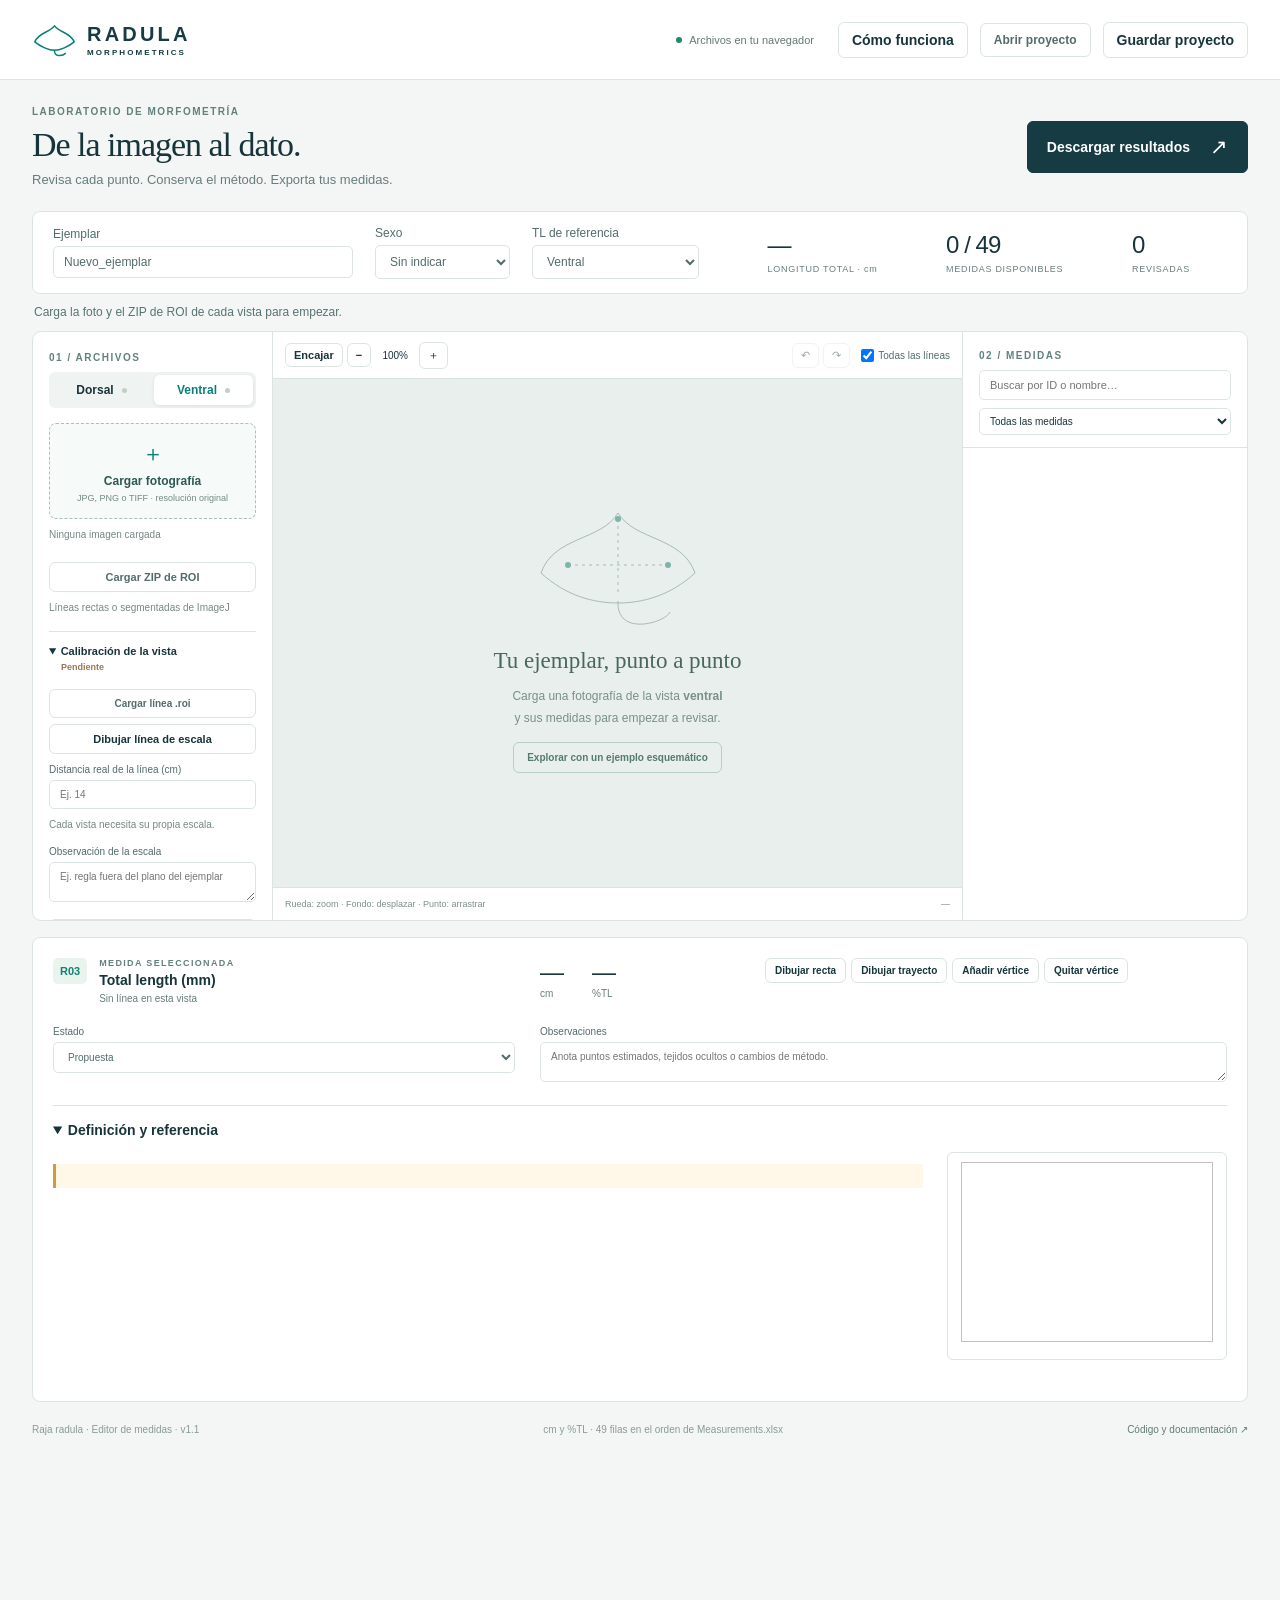
<file: docs/index.html>
<!doctype html><html lang="en"><head><meta charset="utf-8"><meta name="viewport" content="width=device-width,initial-scale=1"><meta http-equiv="refresh" content="0;url=editor/"><title>Raja radula · Morphometrics</title></head><body><a href="editor/">Open the Raja radula measurement editor / Abrir el editor de medidas</a></body></html>
</file>
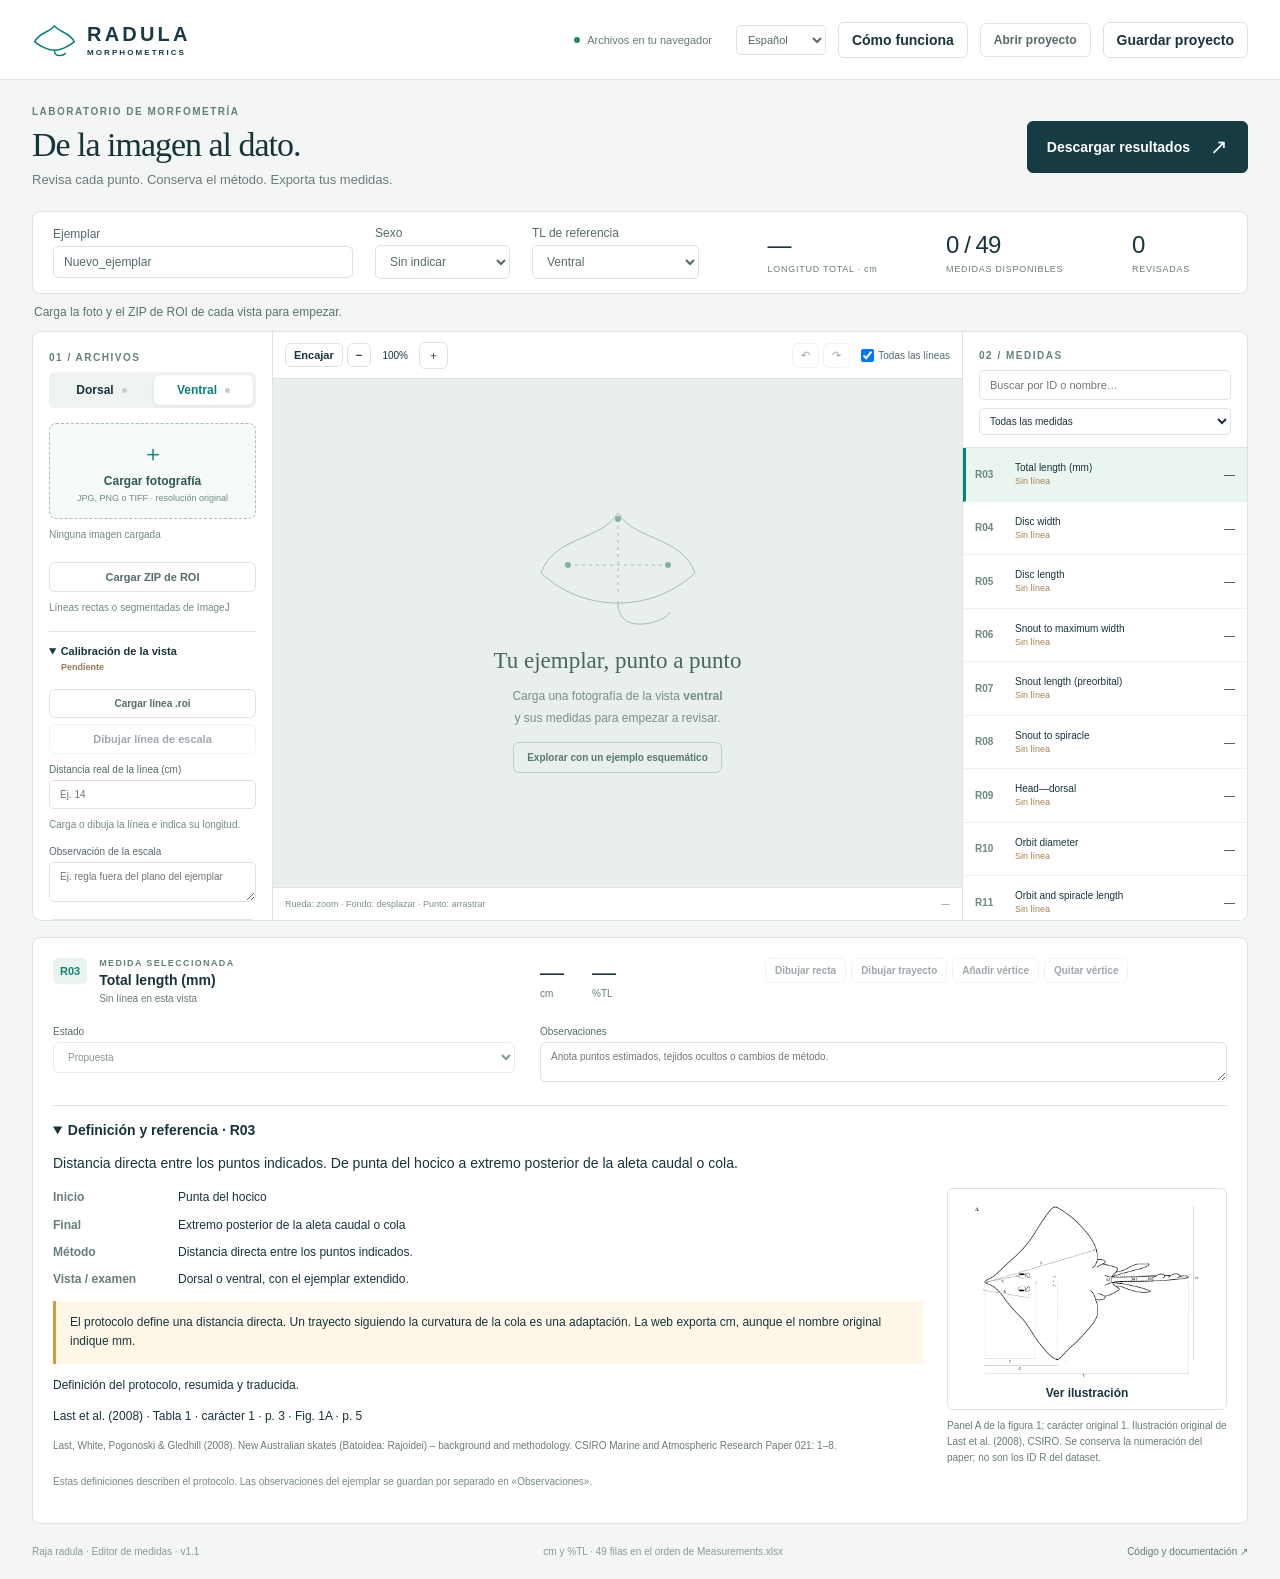
<file: docs/editor/index.html>
<!doctype html>
<html lang="es"><head><meta charset="utf-8"><meta name="viewport" content="width=device-width,initial-scale=1"><title>Raja radula · Editor de medidas</title><meta name="description" content="Revisa medidas morfométricas, edita ROI de ImageJ y exporta los resultados dorsal y ventral a Excel."><link rel="stylesheet" href="style.css"></head>
<body>
<header class="topbar"><a class="brand" href="./"><svg viewBox="0 0 48 36" aria-hidden="true"><path d="M24 3C19 10 7 10 3 20c6 5 15 9 21 9s15-4 21-9C41 10 29 10 24 3Zm0 25c-1 9 9 7 12 4"/></svg><span>RADULA<span class="brand-sub">MORPHOMETRICS</span></span></a><span class="local"><i></i> Archivos en tu navegador</span><button id="help" class="quiet">Cómo funciona</button><label class="button quiet">Abrir proyecto<input id="project-file" type="file" accept=".zip"></label><button id="save-project">Guardar proyecto</button></header>
<main>
<section class="heading"><div><p class="eyebrow">LABORATORIO DE MORFOMETRÍA</p><h1>De la imagen al dato.</h1><p>Revisa cada punto. Conserva el método. Exporta tus medidas.</p></div><button id="export" class="primary">Descargar resultados <span aria-hidden="true">↗</span></button></section>
<section class="specimen-bar" aria-label="Ejemplar"><label>Ejemplar<input id="specimen" value="Nuevo_ejemplar" maxlength="100"></label><label>Sexo<select id="sex"><option value="unknown">Sin indicar</option><option value="male">Macho</option><option value="female">Hembra</option></select></label><label>TL de referencia<select id="tl-view"><option>Dorsal</option><option selected>Ventral</option></select></label><div class="stat"><span id="tl-number">—</span><small>LONGITUD TOTAL · cm</small></div><div class="stat"><span id="count-number">0 / 49</span><small>MEDIDAS DISPONIBLES</small></div><div class="stat"><span id="review-number">0</span><small>REVISADAS</small></div></section>
<div id="message" role="status" aria-live="polite">Carga la foto y el ZIP de ROI de cada vista para empezar.</div>
<section class="workspace">
<aside class="assets"><p class="eyebrow">01 / ARCHIVOS</p><div class="tabs" role="tablist" aria-label="Vista"><button id="tab-dorsal" role="tab" aria-selected="false">Dorsal <i id="dot-dorsal"></i></button><button id="tab-ventral" role="tab" aria-selected="true">Ventral <i id="dot-ventral"></i></button></div>
<label class="upload"><span class="upload-icon">＋</span><strong>Cargar fotografía</strong><span>JPG, PNG o TIFF · resolución original</span><input id="image-file" type="file" accept="image/jpeg,image/png,image/tiff,.tif,.tiff"></label><p id="image-info" class="file-info">Ninguna imagen cargada</p>
<label class="button wide">Cargar ZIP de ROI<input id="rois-file" type="file" accept=".zip"></label><p id="roi-info" class="file-info">Líneas rectas o segmentadas de ImageJ</p>
<details class="calibration" open><summary>Calibración de la vista <span id="scale-badge">Pendiente</span></summary><label class="button wide">Cargar línea .roi<input id="cal-file" type="file" accept=".roi"></label><button id="draw-cal" class="wide">Dibujar línea de escala</button><label>Distancia real de la línea (cm)<input id="known-cm" type="number" min="0.0001" step="any" placeholder="Ej. 14"></label><p id="scale-info" class="file-info">Cada vista necesita su propia escala.</p><label>Observación de la escala<textarea id="scale-note" rows="2" placeholder="Ej. regla fuera del plano del ejemplar"></textarea></label></details>
<label class="button wide notes">Cargar observaciones CSV<input id="notes-file" type="file" accept=".csv"></label>
<div class="tip"><strong>Conserva las coordenadas</strong><p>Usa la misma imagen del paquete de ROI. La web no recorta ni cambia la resolución de tus archivos.</p></div>
</aside>
<div class="image-area"><div class="canvas-toolbar"><div><button id="fit" title="Encajar imagen">Encajar</button><button id="zoom-out" aria-label="Alejar">−</button><span id="zoom-label">100%</span><button id="zoom-in" aria-label="Acercar">＋</button></div><div><button id="undo" title="Deshacer (Ctrl+Z)" disabled>↶</button><button id="redo" title="Rehacer (Ctrl+Y)" disabled>↷</button><label class="check"><input id="show-all" type="checkbox" checked> Todas las líneas</label></div></div>
<div id="viewport" tabindex="0" aria-label="Imagen de medición. Rueda para ampliar, arrastra los puntos para corregir y el fondo para desplazar."><canvas id="canvas"></canvas><div id="empty"><svg viewBox="0 0 180 135" aria-hidden="true"><path d="M90 20C73 48 26 43 13 80c25 23 53 30 77 30s52-7 77-30c-13-37-60-32-77-60ZM90 108c-2 36 47 22 52 11"/><path d="M90 26v76M40 72l100 0" class="guide"/><circle cx="90" cy="26" r="3"/><circle cx="40" cy="72" r="3"/><circle cx="140" cy="72" r="3"/></svg><h2>Tu ejemplar, punto a punto</h2><p>Carga una fotografía de la vista <b id="empty-view">ventral</b><br>y sus medidas para empezar a revisar.</p><button id="demo">Explorar con un ejemplo esquemático</button></div></div>
<div class="canvas-footer"><span id="tool-hint">Rueda: zoom · Fondo: desplazar · Punto: arrastrar</span><span id="coordinates">—</span></div></div>
<aside class="measurements"><div class="measure-head"><p class="eyebrow">02 / MEDIDAS</p><input id="search" type="search" placeholder="Buscar por ID o nombre…" aria-label="Buscar medida"><select id="filter" aria-label="Filtrar medidas"><option value="all">Todas las medidas</option><option value="available">Con línea en esta vista</option><option value="proposed">Pendientes de revisión</option><option value="reviewed">Revisadas</option></select></div><div id="measure-list" role="list" aria-label="Medidas del dataset"></div></aside>
</section>
<section class="inspector" aria-label="Editar medida seleccionada"><div class="inspector-title"><span id="selected-id" class="id-tag">R03</span><div><p class="eyebrow">MEDIDA SELECCIONADA</p><h2 id="selected-name">Total length (mm)</h2><p id="method">Sin línea en esta vista</p></div></div><div class="measure-values"><strong id="selected-cm">—<small>cm</small></strong><strong id="selected-percent">—<small>%TL</small></strong></div><div class="edit-tools"><button id="draw-line">Dibujar recta</button><button id="draw-path">Dibujar trayecto</button><button id="add-point">Añadir vértice</button><button id="delete-point">Quitar vértice</button><button id="finish" hidden>Terminar trayecto</button><button id="cancel" hidden>Cancelar</button></div><label>Estado<select id="roi-status"><option value="proposed">Propuesta</option><option value="reviewed">Revisada</option><option value="excluded">Descartada</option></select></label><label class="note-label">Observaciones<textarea id="roi-note" rows="2" placeholder="Anota puntos estimados, tejidos ocultos o cambios de método."></textarea></label><label id="preference-label" hidden>Vista para el combinado<select id="preference"><option value="">Elegir vista…</option><option>Dorsal</option><option>Ventral</option></select></label><details id="reference-card" class="reference-card" open>
<summary id="reference-summary">Definición y referencia</summary>
<p id="reference-definition" class="reference-definition"></p>
<div class="reference-layout"><div><dl id="reference-fields"></dl><p id="reference-caveat" class="reference-caveat"></p><p id="reference-status"></p><p id="reference-location"></p><p id="reference-citation"></p></div>
<figure id="reference-figure"><button id="open-reference" type="button"><img id="reference-thumbnail" alt=""><span id="reference-open-label"></span></button><figcaption id="reference-caption"></figcaption></figure></div>
<p id="reference-separation" class="file-info"></p></details></section>
<footer><span>Raja radula · Editor de medidas · v1.1</span><span>cm y %TL · 49 filas en el orden de Measurements.xlsx</span><a href="https://github.com/davidruizgarci/ImageJ_measurements" target="_blank" rel="noopener">Código y documentación ↗</a></footer>
</main>
<dialog id="reference-dialog" aria-labelledby="reference-dialog-title"><button id="close-reference" class="dialog-close" type="button" aria-label="Cerrar ilustración">×</button><h2 id="reference-dialog-title"></h2><p id="reference-dialog-context"></p><div id="reference-image-frame"><img id="reference-full" alt=""></div><p id="reference-credit"></p><a id="reference-source" target="_blank" rel="noopener"></a></dialog>
<dialog id="help-dialog"><button class="dialog-close" id="close-help" aria-label="Cerrar ayuda">×</button><p class="eyebrow">DEL ROI AL EXCEL</p><h2>Un flujo de revisión completo.</h2><ol><li><b>Carga dorsal y ventral.</b> Para cada vista elige la fotografía exacta, su ZIP de ROI y su línea de calibración. Introduce la distancia conocida en cm.</li><li><b>Revisa las medidas.</b> Selecciona una fila y arrastra sus puntos. Para crear una línea, elige recta o trayecto. En un trayecto, haz clic en cada vértice y pulsa Terminar. La rueda amplía y el fondo se puede arrastrar.</li><li><b>Documenta tus decisiones.</b> Marca propuestas como revisadas o descartadas y escribe las incertidumbres. Las alturas requieren una vista lateral. En hembras, R33 queda sin valor.</li><li><b>Elige la TL.</b> R03 de la vista elegida es la referencia de todos los %TL. Si una medida aparece en ambas vistas, elige cuál pasa al combinado.</li><li><b>Descarga resultados.</b> El ZIP incluye tres Excel, ROI compatibles con Fiji, calibraciones, previews, datos auditables y un proyecto para continuar.</li></ol><p>En el Excel combinado, copia <b>Copiar_dataset!B3:C51</b> y pega solo valores en tu dataset. Los números se muestran con dos decimales; las medidas ausentes permanecen vacías.</p><p>Los trayectos suman sus segmentos, sin spline, y se identifican como tales en el Excel. No equivalen automáticamente a la distancia directa definida en un protocolo.</p><p><b>Guarda tu proyecto antes de cerrar.</b> No se guarda automáticamente en un servidor. Las imágenes se leen y procesan localmente. Los TIFF multipágina no se admiten.</p></dialog>
<script src="vendor/fflate.js"></script><script src="vendor/pako.js"></script><script src="vendor/UTIF.js"></script><script type="module" src="app.mjs"></script>
</body></html>
</file>
<file: docs/editor/style.css>
:root{font-family:Inter,"Segoe UI",sans-serif;color:#17343b;background:#f4f6f5;font-size:14px;--ink:#163b43;--teal:#087f79;--line:#dce4e1;--muted:#687c7c}*{box-sizing:border-box}body{margin:0}button,input,select,textarea{font:inherit;color:inherit}button,.button{border:1px solid var(--line);border-radius:6px;padding:9px 13px;background:#fff;cursor:pointer;text-align:center;font-weight:550;display:inline-flex;align-items:center;justify-content:center;gap:8px;text-decoration:none}button:hover,.button:hover{border-color:#8da9a4;background:#f0f7f5}button:disabled{opacity:.42;cursor:default}input,select,textarea{width:100%;padding:8px 10px;border:1px solid var(--line);border-radius:5px;background:#fff}textarea{resize:vertical}input:focus,select:focus,textarea:focus,button:focus-visible,.button:focus-within{outline:2px solid #35aaa0;outline-offset:2px}label{display:block;font-size:12px;color:#546b6c}label input,label select,label textarea{margin-top:5px}.button input,.upload input{position:absolute;width:1px;height:1px;opacity:0}.topbar{height:80px;background:#fff;border-bottom:1px solid var(--line);display:flex;align-items:center;gap:12px;padding:0 32px}.brand{color:var(--ink);display:flex;align-items:center;gap:10px;text-decoration:none;font-size:20px;letter-spacing:.16em;font-weight:750;margin-right:auto}.brand svg{width:45px;height:40px;fill:none;stroke:var(--teal);stroke-width:1.6}.brand-sub{display:block;font-size:8px;letter-spacing:.26em;font-weight:550;margin-top:2px}.local{font-size:11px;color:#647b73;display:flex;align-items:center;gap:7px;margin-right:12px}.local i{height:6px;width:6px;background:#208a6b;border-radius:50%}.quiet{background:transparent}.primary{background:var(--ink);color:#fff;border-color:var(--ink);padding:13px 19px}.primary:hover{background:#24525b;color:white}.primary span{font-size:21px;margin-left:12px}main{max-width:1900px;margin:auto;padding:26px 32px 0}.heading{display:flex;align-items:center;justify-content:space-between;margin-bottom:24px}.eyebrow{font-size:10px;font-weight:700;letter-spacing:.15em;color:#62817d;margin:0 0 9px}h1{font-family:Georgia,serif;font-size:34px;letter-spacing:-.03em;font-weight:500;margin:0}h2{font-size:16px;margin:0}.heading p:last-child{font-size:13px;color:var(--muted);margin:8px 0 0}.specimen-bar{display:flex;align-items:center;gap:22px;background:#fff;border:1px solid var(--line);border-radius:8px;padding:14px 20px}.specimen-bar>label:first-child{flex:1;max-width:300px}.specimen-bar>label{min-width:135px}.stat{margin-left:auto;min-width:95px}.stat span{display:block;font-size:24px;font-weight:500;letter-spacing:-.04em;font-variant-numeric:tabular-nums}.stat small{display:block;font-size:9px;letter-spacing:.08em;color:var(--muted);margin-top:5px}#message{font-size:12px;padding:11px 2px;min-height:37px;color:#567472}#message.error{color:#a54334}#message.success{color:#10705e}.workspace{display:grid;grid-template-columns:240px minmax(300px,1fr) 285px;border:1px solid var(--line);border-radius:9px;overflow:hidden;background:#fff;height:590px}.assets{padding:20px 16px;overflow:auto;border-right:1px solid var(--line)}.tabs{display:flex;background:#eff3f1;border-radius:6px;padding:3px;gap:3px;margin-bottom:15px}.tabs button{border:0;flex:1;background:transparent;font-size:12px;padding:8px}.tabs button[aria-selected=true]{background:#fff;box-shadow:0 1px 4px #18342a15;color:var(--teal)}.tabs i{width:5px;height:5px;border-radius:50%;background:#c3ceca}.tabs i.loaded{background:var(--teal)}.upload{display:flex;align-items:center;flex-direction:column;gap:5px;border:1px dashed #aabfb8;border-radius:7px;background:#f6faf8;padding:15px 5px;cursor:pointer;text-align:center}.upload:hover{background:#eaf5ef}.upload strong{font-size:12px;color:#2e5854}.upload span:last-of-type{font-size:9px;color:#748b82}.upload-icon{font-size:22px;color:var(--teal)}.file-info{font-size:10px;color:#758986;line-height:1.6;overflow-wrap:anywhere;margin:8px 0 13px}.wide{width:100%;font-size:11px;padding:8px;margin-top:6px}.calibration{border-top:1px solid var(--line);margin-top:15px;padding-top:13px}.calibration summary{font-size:11px;cursor:pointer;font-weight:600}.calibration summary span{display:block;font-size:9px;color:#9a7854;margin:5px 0 7px 12px}.calibration label{margin-top:10px;font-size:10px}.notes{margin-top:15px}.tip{border-left:2px solid #a6c8bd;padding-left:9px;margin-top:20px;font-size:10px;line-height:1.7;color:#7d8e87}.tip strong{font-weight:600;color:#536d63}.tip p{margin:3px 0}.image-area{display:flex;flex-direction:column;min-width:0}.canvas-toolbar{height:47px;display:flex;justify-content:space-between;align-items:center;padding:6px 12px;border-bottom:1px solid var(--line);gap:4px}.canvas-toolbar>div{display:flex;align-items:center;gap:4px}.canvas-toolbar button{padding:5px 8px;font-size:11px}.canvas-toolbar span{font-size:10px;min-width:40px;text-align:center}.check{display:flex;align-items:center;font-size:10px;white-space:nowrap;gap:4px}.check input{width:auto;margin:0 0 0 7px}#viewport{position:relative;flex:1;overflow:hidden;background:#e9efed;background-image:radial-gradient(#bacac4 0.6px,transparent .6px);background-size:16px 16px;touch-action:none;cursor:grab;min-height:280px}#canvas{display:block;width:100%;height:100%;position:absolute;inset:0}#empty{position:absolute;inset:0;display:flex;flex-direction:column;align-items:center;justify-content:center;pointer-events:none;text-align:center}#empty svg{width:180px;height:135px;fill:none;stroke:#7b9a90;stroke-width:1;opacity:.6;margin-bottom:20px}#empty svg .guide{stroke-dasharray:3 4}#empty svg circle{fill:#388d7d;stroke:none}#empty h2{font-family:Georgia,serif;font-size:23px;font-weight:400;color:#49675e}#empty p{font-size:12px;color:#789086;line-height:1.8}#empty button{font-size:10px;background:transparent;border-color:#b9cec4;color:#557a6e;pointer-events:auto}.canvas-footer{height:33px;display:flex;justify-content:space-between;align-items:center;padding:0 12px;font-size:9px;color:#7c9188;border-top:1px solid var(--line);gap:8px}.measurements{border-left:1px solid var(--line);display:flex;flex-direction:column;overflow:hidden}.measure-head{padding:18px 16px 12px;border-bottom:1px solid var(--line)}.measure-head input{font-size:11px;margin-bottom:8px}.measure-head select{font-size:10px;padding:6px}#measure-list{overflow:auto;flex:1}.measure-row{border:0;border-bottom:1px solid #eef2ef;width:100%;display:grid;grid-template-columns:35px 1fr 42px;gap:5px;text-align:left;padding:12px 12px;border-radius:0;background:white;align-items:center;font-size:10px;font-weight:400}.measure-row.active{background:#eaf5f0;border-left:3px solid var(--teal);padding-left:9px}.measure-row .rid{font-size:10px;color:#6b8980;font-weight:600}.measure-row .rname{line-height:1.5}.measure-row .rval{text-align:right;font-size:11px;font-variant-numeric:tabular-nums}.measure-row .rstatus{display:block;font-size:9px;color:#a7814e}.measure-row.reviewed .rstatus{color:#087966}.measure-row.excluded{text-decoration:line-through;opacity:.5}.inspector{display:grid;grid-template-columns:minmax(250px,1fr) 200px minmax(280px,1fr);gap:17px 25px;background:#fff;border:1px solid var(--line);border-radius:8px;margin-top:16px;padding:20px}.inspector-title{display:flex;gap:12px;align-items:flex-start}.id-tag{background:#eaf4ef;color:#138273;border-radius:5px;padding:7px;font-size:11px;font-weight:600}.inspector .eyebrow{margin-bottom:4px;font-size:9px}.inspector h2{font-size:14px;font-weight:550}.inspector #method{font-size:10px;color:var(--muted);margin:5px 0}.measure-values{display:flex;gap:28px;align-items:start}.measure-values strong{font-size:24px;font-weight:400;font-variant-numeric:tabular-nums}.measure-values small{display:block;font-size:10px;color:var(--muted);margin-top:2px}.edit-tools{display:flex;flex-wrap:wrap;gap:5px;align-content:flex-start}.edit-tools button{font-size:10px;padding:6px 9px}.edit-tools button.active,#draw-cal.active{background:var(--teal);color:white}.inspector>label{font-size:10px}.note-label{grid-column:span 2}footer{display:flex;justify-content:space-between;padding:22px 0;color:#8a9c94;font-size:10px;gap:15px}footer a{color:#607d71;text-decoration:none}dialog{border:1px solid var(--line);border-radius:14px;width:min(650px,90vw);padding:35px;line-height:1.8;box-shadow:0 24px 80px #132d3540}dialog::backdrop{background:#102c3855;backdrop-filter:blur(3px)}dialog ol{padding-left:22px}dialog li{margin-top:12px}dialog p{font-size:12px;color:#627974}dialog h2{font-family:Georgia,serif;font-size:27px;font-weight:400}.dialog-close{position:absolute;right:14px;top:14px;border:0;font-size:20px;padding:3px 8px}[hidden]{display:none!important}@media(min-width:1600px){.workspace{height:660px;grid-template-columns:255px 1fr 310px}}@media(max-width:1100px){main{padding:20px 16px}.topbar{padding:0 16px}.local{display:none}.workspace{grid-template-columns:205px 1fr 230px}.canvas-toolbar .check{display:none}.specimen-bar{gap:12px}.stat small{font-size:8px}.inspector{grid-template-columns:1fr 150px}.edit-tools{grid-column:span 2}.note-label{grid-column:auto}}@media(max-width:760px){.topbar{height:auto;padding:14px;flex-wrap:wrap}.brand{flex:1 0 55%;font-size:17px}.topbar button,.topbar .button{font-size:10px;padding:7px}.heading{gap:10px}h1{font-size:28px}.heading .primary{font-size:11px;padding:9px}.heading .primary span{display:none}.heading p:last-child{font-size:11px}.specimen-bar{flex-wrap:wrap}.specimen-bar>label{flex:1;min-width:100px}.stat{margin:0;flex:1}.stat span{font-size:21px}.workspace{height:auto;grid-template-columns:1fr}.assets{border-right:0;max-height:300px;border-bottom:1px solid var(--line)}.assets .tip{display:none}.image-area{height:450px}.measurements{border-left:0;border-top:1px solid var(--line);height:340px}.inspector{grid-template-columns:1fr}.inspector .edit-tools,.inspector .note-label{grid-column:auto}footer{flex-wrap:wrap}}
.language{display:flex;align-items:center;gap:6px;font-size:10px}.language select{width:90px;margin:0;font-size:11px;padding:7px}.language span{display:none}@media(max-width:760px){.language select{width:85px}}

.reference-card{grid-column:1/-1;min-width:0;border-top:1px solid var(--line);padding-top:16px;margin-top:4px}.reference-card summary{font-size:14px;font-weight:650;cursor:pointer}.reference-definition{font-size:14px;line-height:1.6;max-width:1000px}.reference-layout{display:grid;grid-template-columns:minmax(0,1fr) 280px;gap:24px}.reference-layout dl{display:grid;grid-template-columns:110px minmax(0,1fr);gap:8px 15px;font-size:12px;line-height:1.6;margin:0}.reference-layout dt{font-weight:650;color:var(--muted)}.reference-layout dd{margin:0}.reference-caveat{padding:12px 14px;border-left:3px solid #d39b39;background:#fff8e9;font-size:12px;line-height:1.6}.reference-layout p{font-size:12px;line-height:1.6}.reference-layout figure{margin:0;min-width:0}.reference-layout figure button{display:flex;flex-direction:column;width:100%;font-size:12px}.reference-layout figure img{width:100%;height:180px;object-fit:contain;background:white}.reference-layout figcaption{font-size:10px;line-height:1.6;margin-top:8px;color:var(--muted)}#reference-citation{font-size:10px;color:var(--muted)}#reference-dialog{width:min(1000px,95vw);max-height:93vh;overflow:auto;padding:28px}#reference-dialog h2{font:550 18px Inter,"Segoe UI",sans-serif;padding-right:25px}#reference-image-frame{overflow:auto;background:white;max-height:62vh;border:1px solid var(--line)}#reference-full{display:block;width:100%;min-width:640px;height:auto}#reference-source{font-size:12px;color:var(--teal)}@media(max-width:760px){.reference-layout{grid-template-columns:1fr}.reference-layout figure{max-width:320px}.reference-layout dl{grid-template-columns:80px minmax(0,1fr)}#reference-dialog{padding:22px 15px}}
</file>
